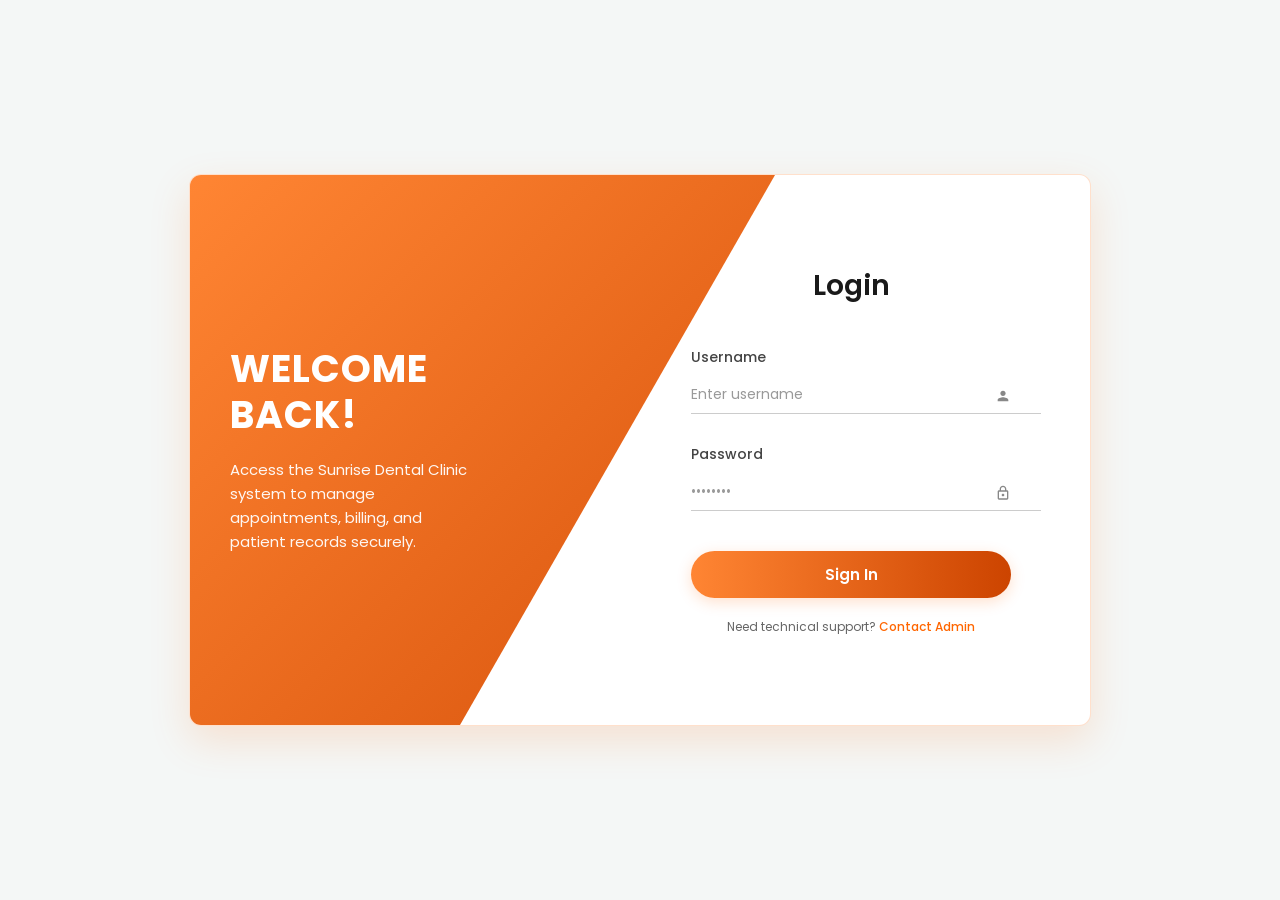
<file: frontend/index.html>
﻿<!DOCTYPE html>
<html lang="en">
<head>
    <meta charset="UTF-8">
    <meta name="viewport" content="width=device-width, initial-scale=1.0">
    <title>Sunrise Dental Clinic - Login</title>
    <link href="https://fonts.googleapis.com/css2?family=Poppins:wght@400;500;600;700&display=swap" rel="stylesheet">
    <style>
        body, html {
            margin: 0;
            padding: 0;
            height: 100%;
            font-family: 'Poppins', sans-serif;
            background-color: #f4f7f6;
            display: flex;
            justify-content: center;
            align-items: center;
        }

        .login-wrapper {
            position: relative;
            width: 900px;
            height: 550px;
            background-color: #ffffff;
            border-radius: 12px;
            border: 1px solid rgba(255, 102, 0, 0.2);
            box-shadow: 0 15px 40px rgba(255, 102, 0, 0.15);
            display: flex;
            overflow: hidden;
        }

        .login-wrapper::before {
            content: '';
            position: absolute;
            top: 0;
            left: 0;
            width: 100%;
            height: 100%;
            background: linear-gradient(135deg, #ff8533 0%, #cc4400 100%);
            clip-path: polygon(0 0, 65% 0, 30% 100%, 0% 100%);
            z-index: 0;
        }

        .left-panel {
            position: relative;
            z-index: 1;
            flex: 1;
            padding: 60px 40px;
            color: #ffffff;
            display: flex;
            flex-direction: column;
            justify-content: center;
        }

        .left-panel h1 {
            font-size: 38px;
            font-weight: 700;
            line-height: 1.2;
            margin: 0 0 20px 0;
            text-transform: uppercase;
            letter-spacing: 1px;
        }

        .left-panel p {
            font-size: 15px;
            line-height: 1.6;
            margin: 0;
            opacity: 0.95;
            max-width: 250px;
        }

        .right-panel {
            position: relative;
            z-index: 1;
            flex: 1.1;
            padding: 40px 50px;
            display: flex;
            flex-direction: column;
            justify-content: center;
            align-items: center;
        }

        .right-content-wrapper {
            width: 100%;
            max-width: 320px;
        }

        .right-panel h2 {
            color: #1a1a1a;
            font-size: 28px;
            font-weight: 600;
            margin: 0 0 40px 0;
            text-align: center;
        }

        .form-group {
            position: relative;
            margin-bottom: 30px;
        }

        .form-group label {
            display: block;
            color: #444444;
            font-size: 14px;
            font-weight: 500;
            margin-bottom: 8px;
        }

        .form-group input {
            width: 100%;
            background: transparent;
            border: none;
            border-bottom: 1px solid #cccccc;
            padding: 8px 30px 8px 0;
            color: #111111;
            font-size: 14px;
            font-family: 'Poppins', sans-serif;
            transition: border-color 0.3s;
        }

        .form-group input:focus {
            outline: none;
            border-bottom-color: #ff6600;
        }

        .form-group input::placeholder {
            color: #999999;
        }

        /* Fix for browser autofill yellow background */
        input:-webkit-autofill,
        input:-webkit-autofill:hover,
        input:-webkit-autofill:focus,
        input:-webkit-autofill:active {
            -webkit-box-shadow: 0 0 0 30px white inset !important;
            -webkit-text-fill-color: #111111 !important;
            transition: background-color 5000s ease-in-out 0s;
        }

        .input-icon {
            position: absolute;
            right: 0;
            bottom: 10px;
            width: 16px;
            height: 16px;
            fill: #888888;
        }

        .btn-submit {
            width: 100%;
            background: linear-gradient(90deg, #ff8533 0%, #cc4400 100%);
            color: #ffffff;
            border: none;
            padding: 12px;
            border-radius: 25px;
            font-size: 15px;
            font-weight: 600;
            cursor: pointer;
            margin-top: 10px;
            transition: opacity 0.3s, transform 0.1s;
            font-family: 'Poppins', sans-serif;
            box-shadow: 0 4px 15px rgba(255, 102, 0, 0.2);
        }

        .btn-submit:hover {
            opacity: 0.9;
        }

        .btn-submit:active {
            transform: scale(0.98);
        }

        .login-link {
            text-align: center;
            margin-top: 20px;
            font-size: 12px;
            color: #666666;
        }

        .login-link a {
            color: #ff6600;
            text-decoration: none;
            font-weight: 500;
        }
    </style>
</head>

<body>

<div class="login-wrapper">
    <div class="left-panel">
        <h1>WELCOME<br>BACK!</h1>
        <p>Access the Sunrise Dental Clinic system to manage appointments, billing, and patient records securely.</p>
    </div>

    <div class="right-panel">
        <div class="right-content-wrapper">
            <h2>Login</h2>

            <form id="loginForm">
                <div class="form-group">
                    <label>Username</label>
                    <input type="text" id="username" placeholder="Enter username" required>
                    <svg class="input-icon" viewBox="0 0 24 24"><path d="M12 12c2.21 0 4-1.79 4-4s-1.79-4-4-4-4 1.79-4 4 1.79 4 4 4zm0 2c-2.67 0-8 1.34-8 4v2h16v-2c0-2.66-5.33-4-8-4z"/></svg>
                </div>

                <div class="form-group">
                    <label>Password</label>
                    <input type="password" id="password" placeholder="••••••••" required>
                    <svg class="input-icon" viewBox="0 0 24 24"><path d="M18 8h-1V6c0-2.76-2.24-5-5-5S7 3.24 7 6v2H6c-1.1 0-2 .9-2 2v10c0 1.1.9 2 2 2h12c1.1 0 2-.9 2-2V10c0-1.1-.9-2-2-2zM9 6c0-1.66 1.34-3 3-3s3 1.34 3 3v2H9V6zm9 14H6V10h12v10zm-6-3c1.1 0 2-.9 2-2s-.9-2-2-2-2 .9-2 2 .9 2 2 2z"/></svg>
                </div>

                <button type="submit" class="btn-submit">Sign In</button>
            </form>

            <div class="login-link">
                Need technical support? <a href="#">Contact Admin</a>
            </div>
        </div>
    </div>
</div>

<script>
    document.addEventListener("DOMContentLoaded", () => {

        const form = document.getElementById("loginForm");
        const btn = document.querySelector(".btn-submit");

        form.addEventListener("submit", async (e) => {
            e.preventDefault();

            console.log("Login button clicked");

            const username = document.getElementById("username").value.trim();
            const password = document.getElementById("password").value;

            btn.textContent = "Signing in...";
            btn.disabled = true;

            try {

                const response = await fetch("http://localhost:8080/login", {
                    method: "POST",
                    headers: {
                        "Content-Type": "application/json"
                    },
                    body: JSON.stringify({
                        username: username,
                        password: password
                    })
                });

                const data = await response.json();

                console.log("Login response:", data);

                if (response.ok && data.status === "success") {

                    localStorage.setItem("token", data.token);
                    localStorage.setItem("role", data.role);
                    localStorage.setItem("username", data.username);

                    console.log("Login successful");

                    window.location.href = "dashboard.html";

                } else {
                    alert(data.message || "Invalid username or password");
                }

            } catch (error) {

                console.error("Login Error:", error);
                alert("Cannot connect to server.");

            } finally {

                btn.textContent = "Sign In";
                btn.disabled = false;
            }
        });

    });
</script>
</body>
</html>
</file>
<file: frontend/css/style.css>
:root {
    --primary: #ff6600;
    --primary-dark: #cc4400;
    --primary-light: #ff8533;
    --white: #ffffff;

    /* Light theme (default) */
    --bg: #f4f7f6;
    --surface: #ffffff;
    --text: #1a1a1a;
    --text-muted: #777777;
    --border: #f0f0f0;
    --input-bg: #ffffff;
}

html[data-theme="dark"] {
    --bg: #14161a;
    --surface: #1c1f26;
    --text: #eef0f2;
    --text-muted: #9aa0a8;
    --border: #2b2f37;
    --input-bg: #22252c;
}

* { box-sizing: border-box; }

body, html {
    margin: 0;
    padding: 0;
    min-height: 100%;
    font-family: 'Poppins', sans-serif;
    background-color: var(--bg);
    color: var(--text);
    display: flex;
    transition: background-color 0.2s ease, color 0.2s ease;
}

/* Sidebar */
.sidebar {
    width: 260px;
    background-color: var(--surface);
    box-shadow: 2px 0 15px rgba(255, 102, 0, 0.05);
    display: flex;
    flex-direction: column;
    padding: 20px 0;
    flex-shrink: 0;
    height: 100vh;
    position: sticky;
    top: 0;
    transition: background-color 0.2s ease;
}

.brand {
    font-size: 22px;
    font-weight: 700;
    color: var(--primary-dark);
    text-align: center;
    padding: 0 20px 20px 20px;
    border-bottom: 1px solid var(--border);
    margin-bottom: 20px;
}

.sidebar-menu { list-style: none; padding: 0 15px; margin: 0; flex: 1; }
.sidebar-menu li { margin-bottom: 8px; }
.sidebar-menu a {
    display: block;
    padding: 12px 20px;
    color: var(--text-muted);
    text-decoration: none;
    font-size: 14px;
    font-weight: 500;
    border-radius: 10px;
    transition: all 0.2s ease;
}
.sidebar-menu a:hover { background-color: rgba(255,102,0,0.1); color: var(--primary); }
.sidebar-menu a.active {
    background: linear-gradient(90deg, var(--primary-light) 0%, var(--primary-dark) 100%);
    color: var(--white);
    box-shadow: 0 4px 10px rgba(255, 102, 0, 0.2);
}

/* Theme toggle */
.theme-toggle {
    display: flex;
    align-items: center;
    justify-content: center;
    gap: 10px;
    padding: 12px 15px;
    font-size: 15px;
    margin-bottom: 8px;
}
.switch { position: relative; display: inline-block; width: 40px; height: 22px; }
.switch input { opacity: 0; width: 0; height: 0; }
.slider { position: absolute; cursor: pointer; inset: 0; background-color: #ccc; transition: .3s; border-radius: 22px; }
.slider:before { position: absolute; content: ""; height: 16px; width: 16px; left: 3px; bottom: 3px; background-color: white; transition: .3s; border-radius: 50%; }
.switch input:checked + .slider { background: linear-gradient(90deg, var(--primary-light), var(--primary-dark)); }
.switch input:checked + .slider:before { transform: translateX(18px); }

.logout-btn {
    margin: 0 15px;
    padding: 12px;
    background-color: rgba(255,102,0,0.1);
    color: var(--primary-dark);
    text-align: center;
    text-decoration: none;
    border-radius: 10px;
    font-weight: 600;
    font-size: 14px;
}
.logout-btn:hover { background-color: rgba(255,102,0,0.18); }

/* Main content */
.main-content { flex: 1; padding: 40px; }
.header { display: flex; justify-content: space-between; align-items: center; margin-bottom: 30px; }
.header h1 { margin: 0; font-size: 26px; font-weight: 700; }
.header p { margin: 5px 0 0 0; color: var(--text-muted); font-size: 14px; }

/* Card */
.card-box {
    background: var(--surface);
    border-radius: 16px;
    padding: 25px;
    box-shadow: 0 4px 15px rgba(0,0,0,0.04);
    border: 1px solid var(--border);
    margin-bottom: 25px;
    transition: background-color 0.2s ease, border-color 0.2s ease;
}

.card-box h3 { margin: 0 0 20px 0; font-size: 16px; font-weight: 600; }

/* Summary cards */
.summary-grid { display: grid; grid-template-columns: repeat(auto-fit, minmax(200px, 1fr)); gap: 20px; margin-bottom: 30px; }
.summary-card {
    background: linear-gradient(135deg, rgba(255,102,0,0.06) 0%, rgba(255,102,0,0.12) 100%);
    padding: 22px;
    border-radius: 16px;
    border: 1px solid rgba(255, 102, 0, 0.18);
}
.summary-card h4 { margin: 0 0 8px 0; font-size: 12px; color: var(--text-muted); font-weight: 600; text-transform: uppercase; letter-spacing: 0.5px; }
.summary-card p { margin: 0; font-size: 26px; color: var(--primary-dark); font-weight: 700; }

/* Featured stat card (solid orange, like a highlighted balance card) */
.stat-featured {
    background: linear-gradient(135deg, var(--primary-light) 0%, var(--primary-dark) 100%);
    color: #ffffff;
    border-radius: 16px;
    padding: 24px;
    box-shadow: 0 8px 24px rgba(255,102,0,0.3);
}
.stat-featured h4 { margin: 0 0 8px 0; font-size: 12px; font-weight: 600; opacity: 0.9; text-transform: uppercase; letter-spacing: 0.5px; }
.stat-featured p { margin: 0; font-size: 28px; font-weight: 700; }
.stat-featured .stat-sub { font-size: 12px; opacity: 0.85; margin-top: 8px; }

/* Dashboard two-column layout */
.dashboard-grid { display: grid; grid-template-columns: 1fr 1.4fr; gap: 25px; margin-bottom: 25px; }
@media (max-width: 900px) { .dashboard-grid { grid-template-columns: 1fr; } }

/* Today's schedule list */
.schedule-list { display: flex; flex-direction: column; gap: 12px; }
.schedule-item { display: flex; align-items: center; padding: 12px; border-radius: 10px; background: var(--bg); }
.schedule-item .time { font-size: 12px; color: var(--primary-dark); font-weight: 600; min-width: 70px; }
.schedule-item .info { flex: 1; margin-left: 10px; }
.schedule-item .info strong { display: block; font-size: 14px; }
.schedule-item .info span { font-size: 12px; color: var(--text-muted); }

/* Bar chart */
.bar-chart { display: flex; align-items: flex-end; gap: 16px; height: 180px; padding-top: 20px; }
.bar-chart .bar-col { flex: 1; display: flex; flex-direction: column; align-items: center; justify-content: flex-end; height: 100%; gap: 8px; }
.bar-chart .bar { width: 100%; border-radius: 6px 6px 0 0; background: linear-gradient(180deg, var(--primary-light), var(--primary-dark)); }
.bar-chart .bar-label { font-size: 12px; color: var(--text-muted); }

/* Forms */
.form-grid { display: grid; grid-template-columns: repeat(2, 1fr); gap: 20px; margin-bottom: 20px; }
.form-group label { display: block; font-size: 13px; font-weight: 600; color: var(--text-muted); margin-bottom: 6px; }
.form-group input, .form-group select, .form-group textarea {
    width: 100%;
    padding: 10px 12px;
    border: 1px solid var(--border);
    border-radius: 8px;
    font-size: 14px;
    font-family: 'Poppins', sans-serif;
    background: var(--input-bg);
    color: var(--text);
}
.form-group input:focus, .form-group select:focus, .form-group textarea:focus { outline: none; border-color: var(--primary); }

.btn-primary {
    background: linear-gradient(90deg, var(--primary-light) 0%, var(--primary-dark) 100%);
    color: #ffffff;
    border: none;
    padding: 12px 28px;
    border-radius: 25px;
    font-size: 14px;
    font-weight: 600;
    cursor: pointer;
    font-family: 'Poppins', sans-serif;
}
.btn-primary:hover { opacity: 0.9; }

.btn-secondary {
    background: transparent;
    color: var(--primary-dark);
    border: 1px solid var(--primary);
    padding: 10px 20px;
    border-radius: 25px;
    font-weight: 600;
    cursor: pointer;
    font-family: 'Poppins', sans-serif;
    font-size: 13px;
}

.search-row { display: flex; gap: 12px; margin-bottom: 5px; }
.search-row input { flex: 1; }

/* Table */
table { width: 100%; border-collapse: collapse; }
th { text-align: left; padding: 12px 15px; color: var(--text-muted); font-size: 13px; font-weight: 600; border-bottom: 2px solid var(--border); }
td { padding: 14px 15px; font-size: 14px; border-bottom: 1px solid var(--border); }

.status { padding: 6px 12px; border-radius: 20px; font-size: 12px; font-weight: 600; }
.status.confirmed { background: #e6f9ed; color: #00b341; }
.status.pending { background: #fff0e6; color: #ff6600; }
.status.cancelled { background: #fde8e8; color: #e02424; }

.msg-box { padding: 12px 16px; border-radius: 10px; font-size: 13px; margin-bottom: 15px; display: none; }
.msg-box.success { background: #e6f9ed; color: #00b341; display: block; }
.msg-box.error { background: #fde8e8; color: #e02424; display: block; }

.empty-state { text-align: center; padding: 40px 20px; color: var(--text-muted); font-size: 14px; }

/* Accordion (help page) */
.accordion-item { border-bottom: 1px solid var(--border); }
.accordion-header {
    padding: 16px 0;
    cursor: pointer;
    font-weight: 600;
    display: flex;
    justify-content: space-between;
    align-items: center;
}
.accordion-header .icon { transition: transform 0.2s ease; color: var(--primary); }
.accordion-item.open .accordion-header .icon { transform: rotate(45deg); }
.accordion-body { max-height: 0; overflow: hidden; transition: max-height 0.25s ease; color: var(--text-muted); font-size: 14px; line-height: 1.6; }
.accordion-item.open .accordion-body { max-height: 300px; padding-bottom: 16px; }

/* =====================================================
   MOBILE / RESPONSIVE
   ===================================================== */

.mobile-topbar {
    display: none;
    position: sticky;
    top: 0;
    z-index: 999;
    background: var(--surface);
    padding: 14px 20px;
    align-items: center;
    justify-content: space-between;
    box-shadow: 0 2px 10px rgba(0,0,0,0.08);
}
.mobile-topbar .brand {
    padding: 0;
    border: none;
    margin: 0;
    font-size: 18px;
}
.hamburger-btn {
    background: none;
    border: none;
    font-size: 26px;
    color: var(--primary-dark);
    cursor: pointer;
    padding: 4px 8px;
    line-height: 1;
}

.sidebar-overlay {
    display: none;
    position: fixed;
    inset: 0;
    background: rgba(0,0,0,0.45);
    z-index: 1000;
}
.sidebar-overlay.active { display: block; }

@media (max-width: 900px) {
    body { flex-direction: column; }

    .mobile-topbar { display: flex; }

    .sidebar {
        position: fixed;
        top: 0;
        left: -280px;
        width: 260px;
        height: 100vh;
        z-index: 1001;
        transition: left 0.25s ease;
        box-shadow: 4px 0 24px rgba(0,0,0,0.2);
    }
    .sidebar.open { left: 0; }

    .main-content { padding: 20px; }

    .header { flex-direction: column; align-items: flex-start; gap: 8px; }
    .header h1 { font-size: 22px; }

    .summary-grid { grid-template-columns: 1fr !important; }
    .dashboard-grid { grid-template-columns: 1fr !important; }
    .form-grid { grid-template-columns: 1fr !important; }

    .search-row { flex-direction: column; }
    .search-row button { width: 100%; }

    /* Tables scroll horizontally on small screens instead of squashing */
    .card-box table { display: block; overflow-x: auto; white-space: nowrap; }
}

@media (max-width: 480px) {
    .stat-featured p, .summary-card p { font-size: 22px; }
    .bar-chart { gap: 8px; }
    .card-box { padding: 18px; }
    .btn-primary, .btn-secondary { width: 100%; margin-top: 8px; }
}
</file>
